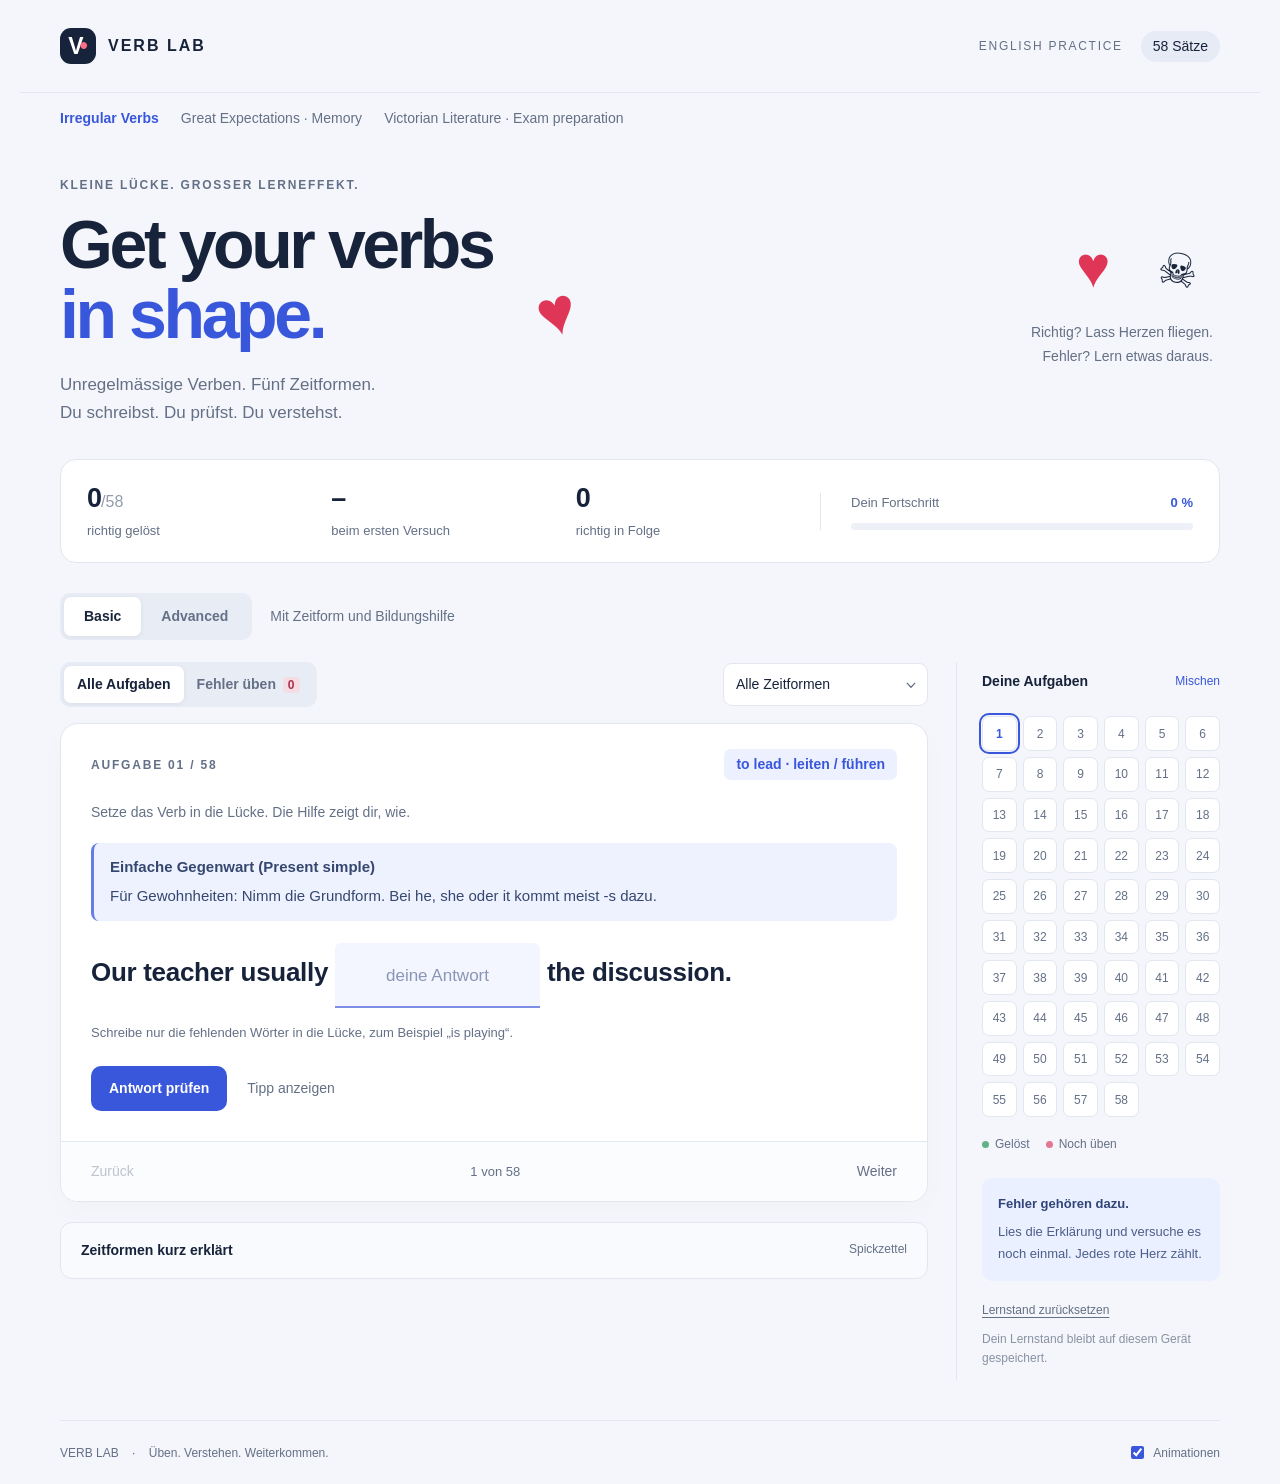
<file: index.html>
<!doctype html>
<html lang="de"><head><meta charset="utf-8"><meta name="viewport" content="width=device-width, initial-scale=1"><meta name="theme-color" content="#f4f6fb"><meta name="description" content="58 Aufgaben zu englischen unregelmässigen Verben: sofortige Korrektur, verständliche Erklärungen und gezieltes Wiederholen."><title>Verb Lab · Irregular Verbs</title><link rel="stylesheet" href="style.css?v=5"><script defer src="data.js?v=4"></script><script defer src="app.js?v=4"></script></head>
<body><header><a class="brand" href="./" aria-label="Verb Lab Startseite"><span class="logo">V<span>•</span></span>VERB LAB</a><span class="header-note">ENGLISH PRACTICE <span class="pill">58 Sätze</span></span></header><nav class="activity-nav" aria-label="Lernangebote"><a href="./" aria-current="page">Irregular Verbs</a><a href="great-expectations.html">Great Expectations · Memory</a><a href="victorian/">Victorian Literature · Exam preparation</a></nav>
<main><section class="intro"><div><p class="eyebrow">KLEINE LÜCKE. GROSSER LERNEFFEKT.</p><h1>Get your verbs<br><em>in shape.</em><span class="hero-heart" aria-hidden="true">♥</span></h1><p class="lead">Unregelmässige Verben. Fünf Zeitformen.<br>Du schreibst. Du prüfst. Du verstehst.</p></div><div class="intro-note"><span aria-hidden="true">♥ <span class="skull">☠</span></span><p>Richtig? Lass Herzen fliegen.<br>Fehler? Lern etwas daraus.</p></div></section>
<section class="stats" aria-label="Dein Lernstand"><div><strong id="solved">0<span>/58</span></strong><span>richtig gelöst</span></div><div><strong id="accuracy">–</strong><span>beim ersten Versuch</span></div><div><strong id="streak">0</strong><span>richtig in Folge</span></div><div class="progress-cell"><div><span>Dein Fortschritt</span><b id="percent">0 %</b></div><progress id="progress" max="58" value="0">0 von 58</progress></div></section>
<section class="level-bar" aria-label="Schwierigkeitsgrad"><div class="tabs"><button id="basic-level" aria-pressed="true">Basic</button><button id="advanced-level" aria-pressed="false">Advanced</button></div><p id="level-description">Mit Zeitform und Bildungshilfe</p></section><div class="workspace"><section class="exercise-area"><div class="toolbar"><div class="tabs" aria-label="Übungsmodus"><button id="all-mode" aria-pressed="true">Alle Aufgaben</button><button id="error-mode" aria-pressed="false">Fehler üben <span id="error-count">0</span></button></div><label class="sr-only" for="tense-filter">Zeitform auswählen</label><select id="tense-filter"><option value="all">Alle Zeitformen</option><option>Present simple</option><option>Present continuous</option><option>Present perfect simple</option><option>Present perfect continuous</option><option>Simple past</option></select></div>
<article class="exercise-card"><div class="card-top"><span class="eyebrow" id="question-label">AUFGABE 01 / 58</span><span class="verb-tag" id="verb">to lead · leiten / führen</span></div><div id="question-content"><p class="instruction" id="instruction">Setze das Verb in die Lücke. Die Hilfe zeigt dir, wie.</p><div id="easy-help" class="easy-help"></div><form id="answer-form" novalidate><div class="sentence" lang="en"><span id="before"></span><span class="answer-wrap"><label class="sr-only" for="answer">Deine Verbform</label><input id="answer" type="text" placeholder="deine Antwort" autocomplete="off" autocapitalize="none" spellcheck="false" aria-describedby="answer-help feedback"></span><span id="after"></span></div><p class="answer-help" id="answer-help">Schreibe nur die fehlenden Wörter in die Lücke, zum Beispiel „is playing“.</p><div id="feedback" role="status" aria-live="polite" aria-atomic="true"></div><div class="actions"><button class="primary" id="check" type="submit">Antwort prüfen <kbd>Enter</kbd></button><button class="text-button" id="hint" type="button">Tipp anzeigen</button></div></form></div><div class="card-bottom"><button id="previous" class="text-button">Zurück</button><span id="position">1 von 58</span><button id="next" class="text-button">Weiter</button></div></article>
<details class="grammar"><summary>Zeitformen kurz erklärt <span>Spickzettel</span></summary><div class="grammar-grid"><div><h3>Present simple</h3><p>Gewohnheiten und Zustände. Grundform; bei he/she/it meist -s.</p><code>She goes every day.</code></div><div><h3>Present continuous</h3><p>Was gerade passiert. am/is/are + Verb mit -ing.</p><code>They are coming now.</code></div><div><h3>Present perfect simple</h3><p>Ergebnis mit Bezug zu jetzt oder ein Zustand bis heute. have/has + 3. Verbform.</p><code>I have found my keys.</code></div><div><h3>Present perfect continuous</h3><p>Eine Tätigkeit läuft seit einer Weile. have/has been + Verb mit -ing.</p><code>It has been growing for weeks.</code></div><div><h3>Simple past</h3><p>Abgeschlossene Vergangenheit. 2. Verbform; kein have/has.</p><code>We went there yesterday.</code></div></div></details></section>
<aside><div class="map-heading"><h2>Deine Aufgaben</h2><button id="shuffle" class="text-button" aria-label="Aufgaben mischen">Mischen</button></div><div class="question-map" id="question-map" aria-label="Aufgaben auswählen"></div><div class="legend"><span><i class="dot green"></i>Gelöst</span><span><i class="dot pink"></i>Noch üben</span></div><div class="aside-note"><b>Fehler gehören dazu.</b><p>Lies die Erklärung und versuche es noch einmal. Jedes rote Herz zählt.</p></div><button class="reset" id="reset">Lernstand zurücksetzen</button><p id="storage-note" class="storage-note">Dein Lernstand bleibt auf diesem Gerät gespeichert.</p></aside></div>
<footer><span>VERB LAB <span class="footer-dot">·</span> Üben. Verstehen. Weiterkommen.</span><label class="motion-control"><input type="checkbox" id="motion" checked> Animationen</label></footer></main><div id="particles" aria-hidden="true"></div></body></html>
</file>
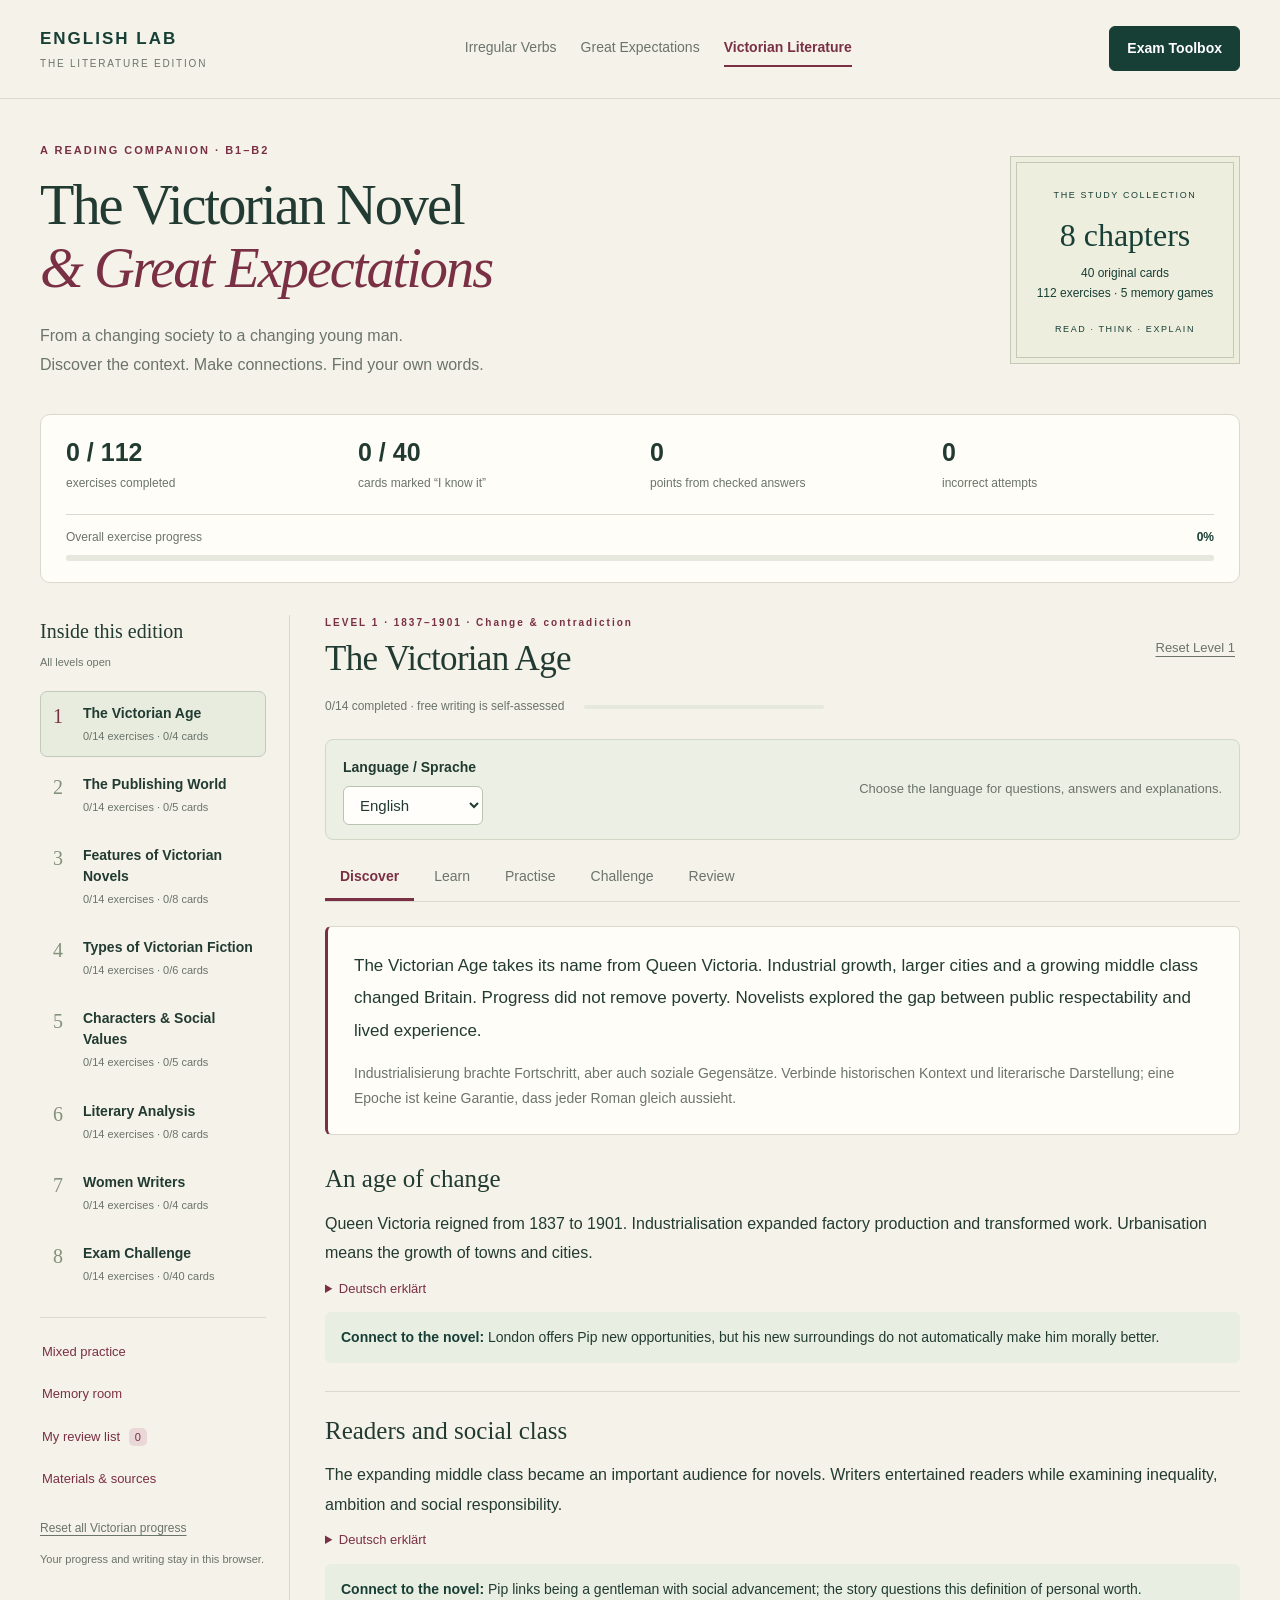
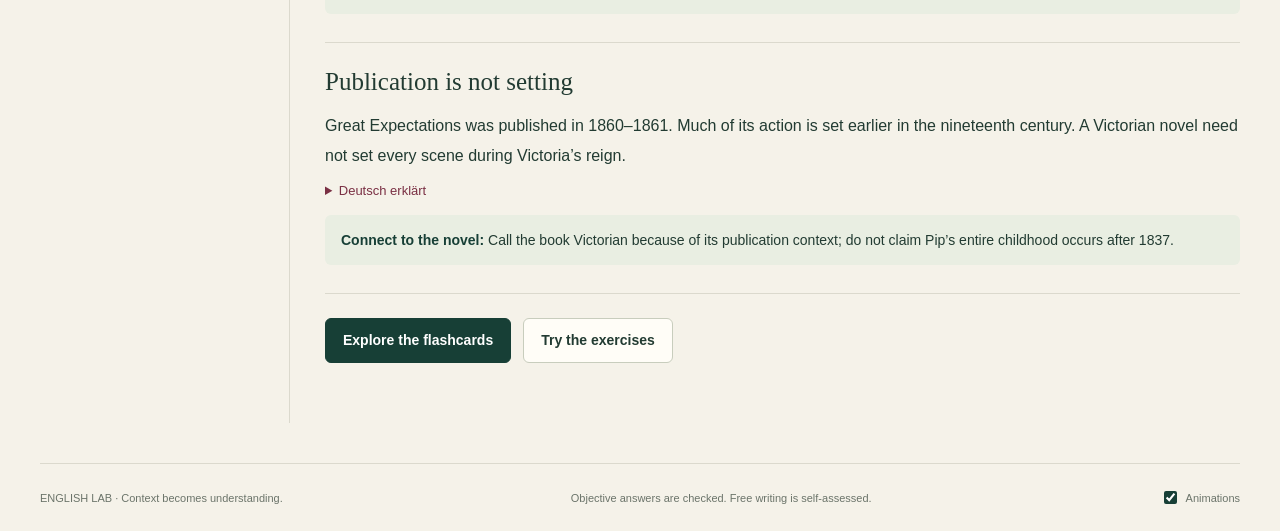
<file: victorian/index.html>
<!doctype html>
<html lang="en"><head><meta charset="utf-8"><meta name="viewport" content="width=device-width,initial-scale=1"><meta name="theme-color" content="#173f36"><meta name="description" content="Eight interactive chapters on Victorian literature and Great Expectations: 40 supplied flashcards, 112 varied exercises, five memory games and an English exam toolbox."><title>The Victorian Novel & Great Expectations · English Lab</title><link rel="stylesheet" href="style.css?v=3"><script defer src="data/content.js?v=1"></script><script defer src="data/translations-de.js?v=2"></script><script defer src="app.js?v=3"></script></head>
<body><header class="masthead"><a class="brand" href="../">ENGLISH LAB<span>THE LITERATURE EDITION</span></a><nav aria-label="Learning chapters"><a href="../">Irregular Verbs</a><a href="../great-expectations.html">Great Expectations</a><a href="./" aria-current="page">Victorian Literature</a></nav><button class="toolbox-button" data-action="toolbox" data-ui-en="Exam Toolbox" data-ui-de="Prüfungs-Toolbox">Exam Toolbox</button></header>
<main><section class="hero"><div><p class="eyebrow">A READING COMPANION · B1–B2</p><h1>The Victorian Novel<br><em>&amp; Great Expectations</em></h1><p class="lead"><span data-ui-en="From a changing society to a changing young man." data-ui-de="Von einer Gesellschaft im Wandel zu einem jungen Menschen im Wandel.">From a changing society to a changing young man.</span><br><span data-ui-en="Discover the context. Make connections. Find your own words." data-ui-de="Entdecke den Kontext. Erkenne Zusammenhänge. Finde eigene Worte.">Discover the context. Make connections. Find your own words.</span></p></div><div class="edition-stamp" aria-label="8 levels, 40 flashcards, 112 exercises"><span>THE STUDY COLLECTION</span><strong>8 chapters</strong><p>40 original cards<br>112 exercises · 5 memory games</p><span>READ · THINK · EXPLAIN</span></div></section>
<section class="dashboard" aria-label="Your learning progress"><div><strong id="total-complete">0 / 112</strong><span data-ui-en="exercises completed" data-ui-de="abgeschlossene Aufgaben">exercises completed</span></div><div><strong id="known-cards">0 / 40</strong><span data-ui-en="cards marked “I know it”" data-ui-de="als verstanden markierte Karten">cards marked “I know it”</span></div><div><strong id="points">0</strong><span data-ui-en="points from checked answers" data-ui-de="Punkte aus geprüften Antworten">points from checked answers</span></div><div><strong id="mistakes">0</strong><span data-ui-en="incorrect attempts" data-ui-de="fehlerhafte Versuche">incorrect attempts</span></div><div class="overall"><div><label for="overall-progress" data-ui-en="Overall exercise progress" data-ui-de="Gesamter Aufgabenfortschritt">Overall exercise progress</label><b id="overall-percent">0%</b></div><progress id="overall-progress" max="112" value="0">0 of 112</progress></div></section>
<div class="study-layout"><aside class="contents"><div class="contents-title"><h2 data-ui-en="Inside this edition" data-ui-de="In diesem Kapitel">Inside this edition</h2><span data-ui-en="All levels open" data-ui-de="Alle Levels frei zugänglich">All levels open</span></div><div id="level-nav"></div><div class="side-actions"><button data-action="mixed">Mixed practice</button><button data-action="memory">Memory room</button><button data-action="review-all">My review list <span id="review-count">0</span></button><button data-action="sources">Materials & sources</button></div><button class="reset-link" data-action="reset-all">Reset all Victorian progress</button><p id="storage-note">Your progress and writing stay in this browser.</p></aside>
<section class="study-main" aria-label="Current learning activity"><div class="study-heading"><div><p id="level-kicker" class="eyebrow"></p><h2 id="level-title" tabindex="-1"></h2></div><button data-action="reset-level" id="reset-level" class="quiet">Reset this level</button></div><div class="level-progress"><span id="level-progress-text"></span><progress id="level-progress" max="14" value="0">0 of 14</progress></div><section class="question-language"><div><label id="question-language-label" for="question-language">Language / Sprache</label><select id="question-language" aria-describedby="question-language-note"><option value="en">English</option><option value="de">Deutsch</option></select></div><p id="question-language-note">Choose the language for questions, answers and explanations.</p></section><nav id="stage-nav" class="stages" aria-label="Learning steps"><button data-stage="discover">Discover</button><button data-stage="learn">Learn</button><button data-stage="practise">Practise</button><button data-stage="challenge">Challenge</button><button data-stage="review">Review</button></nav><div id="content"></div><p id="notice" class="notice" role="status" aria-live="polite"></p></section></div>
<footer><span data-ui-en="ENGLISH LAB · Context becomes understanding." data-ui-de="ENGLISH LAB · Aus Kontext wird Verständnis.">ENGLISH LAB · Context becomes understanding.</span><span data-ui-en="Objective answers are checked. Free writing is self-assessed." data-ui-de="Geschlossene Antworten werden geprüft. Freie Texte kontrollierst du selbst.">Objective answers are checked. Free writing is self-assessed.</span><label><input type="checkbox" id="animations" checked> Animations</label></footer></main>
<dialog id="toolbox-dialog" aria-labelledby="toolbox-title"><div class="dialog-top"><div><p class="eyebrow">YOUR ENGLISH EXAM TOOLBOX</p><h2 id="toolbox-title">Words to build on.</h2></div><button class="secondary" data-action="close-toolbox" autofocus data-ui-en="Back to learning" data-ui-de="Zurück zum Lernen">Back to learning</button></div><p>Use these starting points, then add your own evidence and explanation.</p><div id="toolbox-content"></div></dialog>
<dialog id="sources-dialog" aria-labelledby="sources-title"><div class="dialog-top"><h2 id="sources-title">Materials &amp; sources</h2><button class="secondary" data-action="close-sources" autofocus data-ui-en="Close" data-ui-de="Schliessen">Close</button></div><div id="sources-content"></div></dialog>
<dialog id="reset-dialog" aria-labelledby="reset-title" aria-describedby="reset-description"><h2 id="reset-title">Reset progress?</h2><p id="reset-description"></p><div class="dialog-actions"><button class="secondary" data-action="cancel-reset" autofocus data-ui-en="Keep learning" data-ui-de="Weiterlernen">Keep learning</button><button class="danger" data-action="confirm-reset" data-ui-en="Reset" data-ui-de="Zurücksetzen">Reset</button></div></dialog><div id="particles" aria-hidden="true"></div><noscript><p class="noscript">Please enable JavaScript to use the flashcards and exercises.</p></noscript></body></html>
</file>
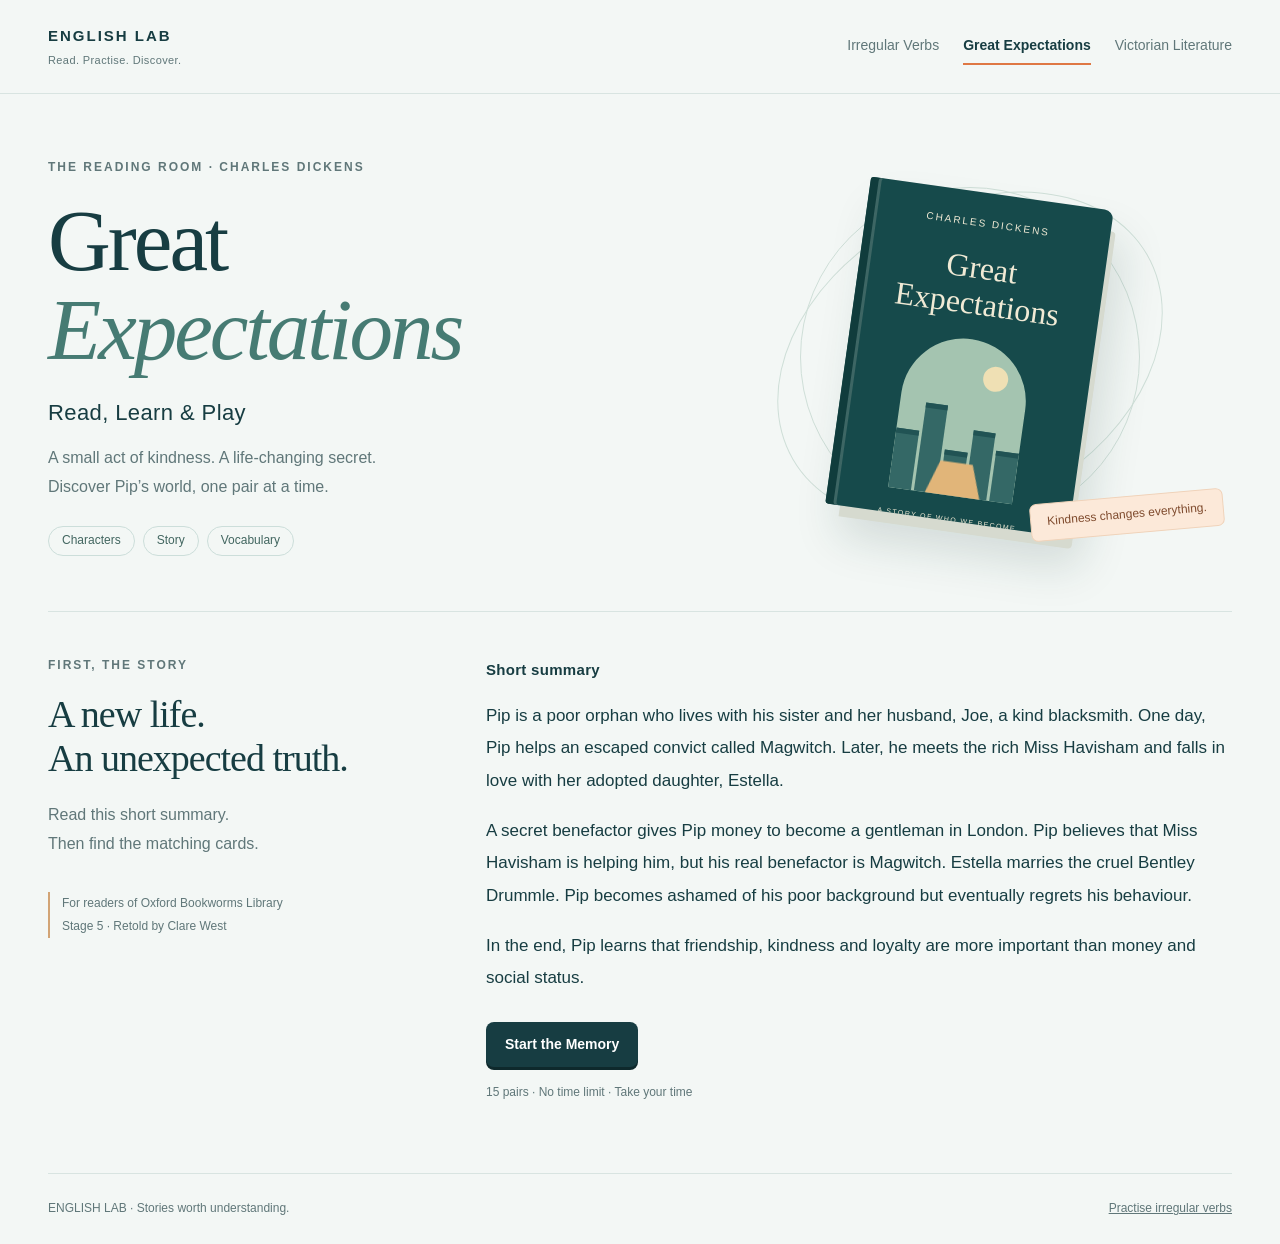
<file: great-expectations.html>
<!doctype html>
<html lang="en"><head><meta charset="utf-8"><meta name="viewport" content="width=device-width,initial-scale=1"><meta name="theme-color" content="#163f43"><meta name="description" content="Read a short summary of Great Expectations by Charles Dickens, then match characters, story events and vocabulary in an interactive memory game."><title>Great Expectations – Read, Learn & Play</title><link rel="stylesheet" href="memory.css?v=3"><script defer src="memory.js?v=1"></script><script defer src="expectations-quiz.js?v=2"></script></head>
<body><header class="site-header"><a class="wordmark" href="./">ENGLISH LAB<span>Read. Practise. Discover.</span></a><nav aria-label="Learning activities"><a href="./">Irregular Verbs</a><a href="great-expectations.html" aria-current="page">Great Expectations</a><a href="victorian/">Victorian Literature</a></nav></header>
<main><section class="hero"><div><p class="eyebrow">THE READING ROOM · CHARLES DICKENS</p><h1>Great<br><em>Expectations</em></h1><p class="subtitle">Read, Learn &amp; Play</p><p class="hero-copy">A small act of kindness. A life-changing secret.<br>Discover Pip’s world, one pair at a time.</p><div class="hero-tags"><span>Characters</span><span>Story</span><span>Vocabulary</span></div></div><div class="book-scene" aria-hidden="true"><div class="orbit orbit-one"></div><div class="orbit orbit-two"></div><div class="book"><div class="book-author">CHARLES DICKENS</div><div class="book-title">Great<br>Expectations</div><div class="book-window"><div class="moon"></div><div class="city"><i></i><i></i><i></i><i></i><i></i></div><div class="road"></div></div><span class="book-bottom">A STORY OF WHO WE BECOME</span></div><span class="floating-label">Kindness changes everything.</span></div></section>
<section class="reading-section" id="reading"><div class="section-intro"><p class="eyebrow">FIRST, THE STORY</p><h2>A new life.<br> An unexpected truth.</h2><p>Read this short summary.<br>Then find the matching cards.</p><div class="reading-meta">For readers of Oxford Bookworms Library<br>Stage 5 · Retold by Clare West</div></div><article class="summary-text" aria-labelledby="summary-heading"><h3 id="summary-heading">Short summary</h3><div id="summary-source"><p>Pip is a poor orphan who lives with his sister and her husband, Joe, a kind blacksmith. One day, Pip helps an escaped convict called Magwitch. Later, he meets the rich Miss Havisham and falls in love with her adopted daughter, Estella.</p><p>A secret benefactor gives Pip money to become a gentleman in London. Pip believes that Miss Havisham is helping him, but his real benefactor is Magwitch. Estella marries the cruel Bentley Drummle. Pip becomes ashamed of his poor background but eventually regrets his behaviour.</p><p>In the end, Pip learns that friendship, kindness and loyalty are more important than money and social status.</p></div><button id="start" class="primary">Start the Memory</button><p class="small-note">15 pairs · No time limit · Take your time</p></article></section>
<nav id="expectations-levels" class="expectations-levels" aria-label="Choose a learning level" hidden><button id="expectations-level-1" aria-pressed="true"><span>Level 1</span>Memory</button><button id="expectations-level-2" aria-pressed="false"><span>Level 2</span>Connections</button><button id="expectations-level-3" aria-pressed="false"><span>Level 3</span>Meaning &amp; evidence</button><button id="reset-all-levels" class="reset-all-levels" type="button">Reset all levels</button></nav><section id="game" class="game" hidden aria-labelledby="game-title"><div class="game-heading"><div><p class="eyebrow">NOW, MAKE THE CONNECTIONS</p><h2 id="game-title">A story in pairs.</h2></div><button id="read-again" class="secondary">Read the summary again</button></div><div class="game-bar"><div><strong id="match-count">0 / 15</strong><span>pairs found</span></div><div><strong id="move-count">0</strong><span>tries</span></div><p>Turn over two cards.<br>Match a name or phrase with its meaning.</p><button id="restart" class="quiet">Reset Level 1</button></div><div class="game-notice" role="status" aria-live="polite" aria-atomic="true"><p id="game-message">Choose your first card. There is no hurry.</p><button id="continue" class="secondary" hidden>Try another pair</button></div><div id="board" class="board" role="group" aria-label="Memory cards"></div><section id="completion" class="completion" hidden tabindex="-1"><p class="eyebrow">EVERY CONNECTION COUNTS</p><h2>You know Pip’s world!</h2><p id="result"></p><blockquote>Friendship, kindness and loyalty matter more than money and social status.</blockquote><button id="play-again" class="primary">Play again</button></section><div class="game-bottom"><label><input type="checkbox" id="memory-motion" checked> Animations</label><p>Tip: you can read the summary whenever you like.</p></div></section>
<section id="expectations-quiz" class="game quiz" aria-labelledby="quiz-title" hidden><div class="game-heading"><div><p class="eyebrow" id="quiz-subtitle"></p><h2 id="quiz-title"></h2></div><button id="quiz-summary" class="secondary">Read the summary again</button></div><p id="quiz-intro" class="quiz-intro"></p><div class="quiz-stats"><b id="quiz-position"></b><span id="quiz-score"></span></div><form id="quiz-form"><h3 id="quiz-question" tabindex="-1"></h3><div id="quiz-options"></div><div id="quiz-feedback" class="quiz-feedback" role="status" aria-live="polite" aria-atomic="true"></div><button id="quiz-check" class="primary" type="submit">Check answer</button></form><div class="quiz-navigation"><button id="quiz-previous" class="secondary" type="button">Previous</button><button id="reset-quiz-level" class="secondary" type="button">Reset this level</button><button id="quiz-next" class="secondary" type="button">Next</button></div><section id="quiz-completion" class="completion" tabindex="-1" hidden><p class="eyebrow">ANOTHER LEVEL, A DEEPER UNDERSTANDING</p><h2>Level complete!</h2><p id="quiz-completion-text"></p><button id="quiz-level-up" class="primary" type="button"></button></section></section><footer><span>ENGLISH LAB · Stories worth understanding.</span><a href="./">Practise irregular verbs</a></footer></main>
<dialog id="summary-dialog" aria-labelledby="dialog-title"><div class="dialog-heading"><h2 id="dialog-title">Short summary</h2><button id="close-summary" class="secondary">Back to the activity</button></div><p class="dialog-author">Great Expectations · Charles Dickens</p><div id="dialog-summary" class="summary-text"></div></dialog><dialog id="restart-dialog" aria-labelledby="restart-title"><h2 id="restart-title">Reset Level 1?</h2><p>Your Memory matches and tries will be cleared and the cards will be shuffled. Levels 2 and 3 will stay unchanged.</p><div class="dialog-actions"><button id="cancel-restart" class="secondary" autofocus>Keep playing</button><button id="confirm-restart" class="primary">Reset Level 1</button></div></dialog><dialog id="reset-learning-dialog" aria-labelledby="reset-learning-title" aria-describedby="reset-learning-description"><h2 id="reset-learning-title">Reset this level?</h2><p id="reset-learning-description"></p><div class="dialog-actions"><button id="cancel-learning-reset" class="secondary" type="button" autofocus>Keep learning</button><button id="confirm-learning-reset" class="primary" type="button">Reset</button></div></dialog><div id="memory-particles" aria-hidden="true"></div></body></html>
</file>
<file: style.css>
:root{--ink:#17233a;--muted:#647086;--blue:#3957db;--line:#e2e6ef;--pink:#df3557;--green:#16734e;--paper:#fff}*{box-sizing:border-box}body{margin:0;background:#f4f6fb;color:var(--ink);font-family:Inter,-apple-system,BlinkMacSystemFont,'Segoe UI',sans-serif;font-size:16px;line-height:1.5}button,input,select{font:inherit}button,select,summary{cursor:pointer}button{transition:background .15s,transform .15s}button:hover{filter:brightness(.94)}button:disabled{opacity:.4;cursor:default}button:focus-visible,a:focus-visible,summary:focus-visible,select:focus-visible{outline:3px solid #8799ff;outline-offset:4px}header{max-width:1240px;margin:auto;padding:28px 40px;display:flex;justify-content:space-between;align-items:center;border-bottom:1px solid var(--line)}.brand{display:flex;align-items:center;gap:12px;text-decoration:none;color:var(--ink);font-weight:850;letter-spacing:2px;font-size:16px}.logo{background:var(--ink);color:white;width:36px;height:36px;border-radius:11px;display:inline-flex;align-items:center;justify-content:center;font-size:23px;letter-spacing:-4px;padding-right:4px}.logo span{color:#ff6c85}.header-note{color:var(--muted);font-size:12px;letter-spacing:1.7px;display:flex;gap:18px;align-items:center}.pill{background:#e7ebf6;padding:5px 12px;border-radius:100px;color:var(--ink);letter-spacing:0;font-size:14px}main{max-width:1240px;margin:auto;padding:0 40px}.intro{display:flex;justify-content:space-between;align-items:center;padding:47px 0 32px}.eyebrow{font-size:12px;font-weight:750;letter-spacing:1.8px;color:var(--muted);margin:0 0 15px}h1{font-size:clamp(44px,5.6vw,68px);line-height:1.03;letter-spacing:-3.4px;margin:0;position:relative;display:inline-block;font-weight:850}h1 em{font-style:normal;color:var(--blue)}.hero-heart{position:absolute;right:-80px;bottom:2px;color:var(--pink);font-size:66px;transform:rotate(-15deg)}.lead{font-size:17px;color:var(--muted);margin:22px 0 0;line-height:1.65}.intro-note{text-align:right;padding-right:7px}.intro-note>span{font-family:Georgia,serif;font-size:58px;color:var(--pink);letter-spacing:16px}.intro-note .skull{color:var(--ink);font-size:45px;display:inline-block;transform:rotate(12deg)}.intro-note p{font-size:14px;line-height:1.7;color:var(--muted);margin:10px 0}.stats{display:grid;grid-template-columns:1fr 1fr 1fr 1.7fr;border:1px solid var(--line);background:#fff;border-radius:16px;padding:22px 26px;margin:0 0 30px;gap:25px;align-items:center}.stats>div{display:flex;flex-direction:column}.stats strong{font-size:27px;line-height:1.25;letter-spacing:-1px}.stats strong span{font-size:16px;color:#929bab;font-weight:500;letter-spacing:0}.stats>div>span{font-size:13px;color:var(--muted);margin-top:5px}.stats .progress-cell{gap:10px;border-left:1px solid var(--line);padding-left:30px}.progress-cell div{display:flex;justify-content:space-between;font-size:13px;color:var(--muted)}.progress-cell b{color:var(--blue)}progress{width:100%;height:7px;appearance:none;border:none;border-radius:10px;overflow:hidden;background:#edf0f7}progress::-webkit-progress-bar{background:#edf0f7}progress::-webkit-progress-value{background:var(--blue);border-radius:10px}progress::-moz-progress-bar{background:var(--blue)}.workspace{display:grid;grid-template-columns:minmax(0,1fr) 264px;gap:28px}.toolbar{display:flex;justify-content:space-between;align-items:center;gap:12px;margin-bottom:16px}.tabs{display:flex;background:#e8ecf5;border-radius:10px;padding:4px}.tabs button{border:0;background:transparent;padding:8px 13px;border-radius:7px;color:var(--muted);font-size:14px;font-weight:650;white-space:nowrap}.tabs button[aria-pressed=true]{background:#fff;color:var(--ink);box-shadow:0 1px 5px #19264a12}.tabs span{font-size:12px;padding:1px 5px;border-radius:4px;background:#f6dce3;color:#ac3150;margin-left:3px}select{appearance:none;border:1px solid var(--line);border-radius:9px;padding:10px 30px 10px 12px;color:var(--ink);font-size:14px;background:#fff url("data:image/svg+xml,%3Csvg xmlns='http://www.w3.org/2000/svg' width='12' height='8'%3E%3Cpath d='m1 1 5 5 5-5' fill='none' stroke='%23647086' stroke-width='1.5'/%3E%3C/svg%3E") right 11px center/10px no-repeat;max-width:205px}.exercise-card{border:1px solid var(--line);border-radius:18px;background:var(--paper);box-shadow:0 8px 30px #23336705;overflow:hidden}.card-top{display:flex;justify-content:space-between;align-items:center;padding:25px 30px 0}.card-top .eyebrow{margin:0}.verb-tag{font-size:14px;color:var(--blue);background:#edf0ff;border-radius:7px;padding:5px 12px;font-weight:650}#question-content{padding:22px 30px 30px;min-height:300px}.instruction{font-size:14px;color:var(--muted);margin:0 0 20px}.sentence{font-size:26px;font-weight:600;line-height:2.2;letter-spacing:-.3px}.answer-wrap{display:inline-block;position:relative;vertical-align:baseline;max-width:100%}#answer{width:205px;max-width:100%;padding:5px 7px 7px;background:#f3f5ff;color:var(--blue);border:0;border-bottom:2px solid #7c8ee6;border-radius:6px 6px 0 0;font-size:23px;text-align:center;font-weight:650;outline:none}#answer::placeholder{font-size:17px;font-weight:400;color:#8b95b5}#answer:focus{background:#e9edff;border-bottom-color:var(--blue);box-shadow:0 2px 0 var(--blue)}#answer[aria-invalid=true]{color:#a62e46;background:#fff0f3;border-color:var(--pink)}#answer.correct{background:#eaf7ef;color:var(--green);border-color:var(--green)}.answer-help{font-size:13px;color:var(--muted);margin:15px 0 24px}.actions{display:flex;align-items:center;gap:20px;flex-wrap:wrap}.primary{border:0;border-radius:10px;background:var(--blue);color:#fff;padding:12px 18px;font-size:14px;font-weight:650}kbd{font-family:inherit;font-size:11px;font-weight:400;border:1px solid #ffffff60;border-radius:4px;padding:2px 5px;margin-left:14px;color:#e5eaff}.text-button{border:none;background:transparent;color:var(--muted);font-size:14px;padding:7px 0}.card-bottom{display:flex;align-items:center;justify-content:space-between;border-top:1px solid var(--line);padding:12px 30px;background:#fbfcfe}.card-bottom span{font-size:13px;color:var(--muted)}#feedback:empty{display:none}.feedback{padding:17px 19px;border-radius:10px;margin:0 0 24px;background:#fdf0f3;border:1px solid #f4d3dc;color:#742b3b;font-size:14px;line-height:1.7}.feedback.good{background:#edf8f1;border-color:#cce8d6;color:#24573c}.feedback.tip{background:#f0f3ff;border-color:#dfe5ff;color:#35476e}.feedback h3{font-size:16px;margin:0 0 6px}.feedback p{margin:5px 0}.feedback .solution{font-size:21px;font-weight:750}.grammar{margin-top:20px;border:1px solid var(--line);border-radius:12px;background:#ffffff70}.grammar summary{list-style:none;display:flex;justify-content:space-between;padding:17px 20px;font-size:14px;font-weight:650}.grammar summary span{font-size:12px;color:var(--muted);font-weight:400}.grammar[open] summary{border-bottom:1px solid var(--line)}.grammar-grid{padding:5px 20px 20px;display:grid;grid-template-columns:1fr 1fr;gap:16px}.grammar h3{font-size:14px;margin-bottom:5px;color:var(--blue)}.grammar p{font-size:14px;color:var(--muted);margin:0 0 7px}.grammar code{font-size:13px;color:var(--ink)}aside{border-left:1px solid var(--line);padding-left:25px}.map-heading{display:flex;justify-content:space-between;align-items:center;margin:3px 0 19px}.map-heading h2{font-size:14px;margin:0}.map-heading button{font-size:12px;color:var(--blue)}.question-map{display:grid;grid-template-columns:repeat(6,1fr);gap:6px}.question-map button{aspect-ratio:1;border:1px solid var(--line);border-radius:7px;background:#fff;font-size:12px;color:var(--muted);padding:0}.question-map .active{outline:2px solid var(--blue);outline-offset:1px;color:var(--blue);font-weight:800}.question-map .done{background:#dff1e7;color:#206f4b;border-color:#cde5d7}.question-map .wrong{background:#f9e0e7;color:#ac3150;border-color:#f0cdd7}.legend{display:flex;gap:16px;margin:18px 0 25px;font-size:12px;color:var(--muted)}.legend span{display:flex;gap:6px;align-items:center}.dot{width:7px;height:7px;border-radius:50%;display:inline-block}.green{background:#61b386}.pink{background:#e47792}.aside-note{padding:16px;background:#eaf0ff;border-radius:10px;font-size:13px;color:#4d5e88}.aside-note b{color:#304478}.aside-note p{margin:7px 0 0;line-height:1.7}.reset{font-size:12px;color:var(--muted);border:0;background:none;padding:20px 0 0;text-decoration:underline;text-underline-offset:3px}.storage-note{font-size:12px;color:#8992a3;margin-top:9px;line-height:1.6}footer{border-top:1px solid var(--line);margin:40px 0 0;padding:22px 0;display:flex;justify-content:space-between;align-items:center;color:var(--muted);font-size:12px}.footer-dot{padding:0 10px}.motion-control{display:flex;align-items:center;gap:6px;cursor:pointer}.motion-control input{accent-color:var(--blue)}.sr-only{position:absolute;width:1px;height:1px;padding:0;margin:-1px;overflow:hidden;clip:rect(0,0,0,0);white-space:nowrap;border:0}#particles{position:fixed;inset:0;pointer-events:none;z-index:100;overflow:hidden}.particle{position:absolute;color:#ed244d;font-size:28px;line-height:1;animation:fly 1.25s ease-out forwards;font-family:Arial,sans-serif;text-shadow:0 3px 8px #e9394e22}.particle.skull{color:#25314a;text-shadow:none}@keyframes fly{0%{opacity:0;transform:translate(-50%,-50%) scale(.4) rotate(0)}15%{opacity:1}100%{opacity:0;transform:translate(calc(-50% + var(--dx)),calc(-50% + var(--dy))) scale(var(--scale)) rotate(var(--rotation))}}.empty{text-align:center;padding:30px 0;color:var(--muted)}.empty h2{color:var(--ink)}@media(min-width:1300px){.sentence{font-size:28px}}@media(max-width:1000px){.workspace{grid-template-columns:minmax(0,1fr) 212px;gap:20px}aside{padding-left:18px}.toolbar{flex-wrap:wrap}.sentence{font-size:24px}.card-top{padding:22px 24px 0}#question-content{padding:22px 24px 28px}.question-map{grid-template-columns:repeat(5,1fr)}}@media(max-width:760px){header{padding:20px}.header-note{font-size:10px;gap:10px}main{padding:0 20px}.intro{padding:32px 0 26px}.intro-note{display:none}h1{font-size:52px;letter-spacing:-2.8px}.hero-heart{right:-63px;font-size:50px}.eyebrow{font-size:10px}.lead{font-size:16px}.stats{grid-template-columns:repeat(3,1fr);padding:18px;gap:18px 10px}.stats .progress-cell{grid-column:1/-1;border-left:0;padding-left:0;border-top:1px solid var(--line);padding-top:14px}.stats>div>span{font-size:11px}.stats strong{font-size:25px}.workspace{grid-template-columns:1fr}.toolbar{gap:12px}.tabs button{padding:8px 10px}select{font-size:13px;max-width:100%;flex:1;min-width:140px}.sentence{font-size:23px;line-height:2.3}#answer{font-size:21px;width:195px}aside{border:0;padding:12px 0}.question-map{grid-template-columns:repeat(10,1fr)}.aside-note{margin-top:20px}.grammar-grid{grid-template-columns:1fr}.map-heading{margin-bottom:12px}.legend{margin-bottom:16px}footer{margin-top:24px;align-items:flex-start;gap:15px}footer>span{max-width:210px}.card-top{padding:20px 20px 0}#question-content{padding:20px}.card-bottom{padding:10px 20px}}@media(max-width:390px){.header-note{font-size:0}.header-note .pill{font-size:12px}.question-map{grid-template-columns:repeat(8,1fr)}.actions{gap:10px}kbd{display:none}h1{font-size:46px}}@media(prefers-reduced-motion:reduce){*{scroll-behavior:auto!important}.particle{animation:none;display:none}button{transition:none}}

.card-top{gap:12px;flex-wrap:wrap}.verb-tag{white-space:normal;overflow-wrap:anywhere}

.easy-help{background:#eef2ff;border-left:3px solid #667ee2;border-radius:8px;padding:13px 16px;margin:0 0 22px;font-size:15px;color:#35476e}.easy-help b{font-size:15px}.easy-help p{margin:5px 0 0;line-height:1.6}

[hidden]{display:none!important}.level-bar{display:flex;align-items:center;gap:18px;margin:0 0 22px}.level-bar p{font-size:14px;color:var(--muted);margin:0}.level-bar .tabs button{padding:9px 20px}@media(max-width:600px){.level-bar{align-items:flex-start;flex-direction:column;gap:8px}}

.activity-nav{max-width:1240px;margin:0 auto;display:flex;gap:22px;padding:15px 40px 0;font-size:14px;flex-wrap:wrap}.activity-nav a{color:var(--muted);text-decoration:none}.activity-nav a[aria-current]{color:var(--blue);font-weight:700}.activity-nav a:hover{text-decoration:underline}@media(max-width:760px){.activity-nav{padding:15px 20px 0;gap:12px;font-size:13px}}
</file>
<file: victorian/style.css>
:root{--ink:#223b32;--green:#173f36;--wine:#7a3044;--muted:#6b746a;--paper:#fffdf7;--ground:#f5f2e9;--line:#dbd9cd;--gold:#b68a52;--good:#2b6c4e;--bad:#9c3e50}*{box-sizing:border-box}body{margin:0;background:var(--ground);color:var(--ink);font:16px/1.65 -apple-system,BlinkMacSystemFont,'Segoe UI',sans-serif}button,input,select,textarea{font:inherit}button,summary{cursor:pointer}button{transition:background .15s,transform .15s}button:disabled{cursor:default;opacity:.5}button:hover:not(:disabled){filter:brightness(.96)}a{color:var(--wine)}button:focus-visible,a:focus-visible,summary:focus-visible{outline:3px solid #bf8b51;outline-offset:4px}input:focus,textarea:focus,select:focus{outline:2px solid #719b84;outline-offset:2px}[hidden]{display:none!important}.masthead{max-width:1440px;padding:25px 40px;margin:auto;display:flex;align-items:center;justify-content:space-between;gap:22px;border-bottom:1px solid var(--line)}.brand{text-decoration:none;color:var(--green);font-weight:850;font-size:17px;letter-spacing:2px}.brand span{display:block;font-size:10px;font-weight:500;letter-spacing:1.8px;margin-top:3px;color:var(--muted)}.masthead nav{display:flex;gap:24px;flex-wrap:wrap;font-size:13px}.masthead nav a{color:var(--muted);text-decoration:none;padding:6px 0}.masthead nav a[aria-current]{color:var(--wine);border-bottom:2px solid var(--wine);font-weight:650}.toolbox-button,.primary,.secondary,.danger{border-radius:6px;padding:11px 17px;font-size:14px;font-weight:650;line-height:1.5}.toolbox-button,.primary{background:var(--green);color:#fff;border:1px solid var(--green)}.toolbox-button{white-space:nowrap}.secondary{background:var(--paper);border:1px solid #c8cdbd;color:var(--ink)}.danger{background:var(--wine);border:1px solid var(--wine);color:white}.quiet{background:none;border:0;color:var(--muted);font-size:13px;padding:5px;text-decoration:underline;text-underline-offset:4px}main{max-width:1440px;padding:0 40px;margin:auto}.hero{display:flex;justify-content:space-between;align-items:center;gap:35px;padding:42px 0 35px}.eyebrow{font-size:11px;letter-spacing:2px;font-weight:750;margin:0 0 15px;color:var(--wine)}h1,h2,h3{font-family:Georgia,'Times New Roman',serif;font-weight:400}h1{font-size:clamp(42px,4.4vw,64px);letter-spacing:-2px;line-height:1.12;margin:0}h1 em{color:var(--wine);font-weight:400}.lead{color:var(--muted);font-size:16px;line-height:1.8;margin:22px 0 0}.edition-stamp{width:230px;flex-shrink:0;text-align:center;border:1px solid #c3c8b7;outline:1px solid #c3c8b7;outline-offset:-7px;padding:23px 15px;color:var(--green);background:#eeeede}.edition-stamp>span{font-size:9px;letter-spacing:1.6px}.edition-stamp strong{font-family:Georgia,serif;display:block;font-size:32px;font-weight:400;line-height:1.2;margin:10px 0}.edition-stamp p{font-size:12px;margin:10px 0}.dashboard{display:grid;grid-template-columns:repeat(4,1fr);gap:20px;background:var(--paper);border:1px solid var(--line);padding:21px 25px;border-radius:10px;margin-bottom:32px}.dashboard>div{display:flex;flex-direction:column}.dashboard strong{font-size:25px;line-height:1.3}.dashboard span{font-size:12px;color:var(--muted);margin-top:5px}.dashboard .overall{grid-column:1/-1;border-top:1px solid var(--line);padding-top:13px;gap:7px}.overall>div{display:flex;justify-content:space-between;font-size:12px;color:var(--muted)}.overall b{color:var(--green)}progress{appearance:none;width:100%;height:6px;border:0;border-radius:20px;overflow:hidden;background:#e6e7dd}progress::-webkit-progress-bar{background:#e6e7dd}progress::-webkit-progress-value{background:#51755d}progress::-moz-progress-bar{background:#51755d}.study-layout{display:grid;grid-template-columns:250px minmax(0,1fr);gap:35px}.contents{border-right:1px solid var(--line);padding-right:23px}.contents-title{margin-bottom:17px}.contents-title h2{font-size:20px;margin:0}.contents-title>span{font-size:11px;color:var(--muted)}#level-nav{display:flex;flex-direction:column;gap:5px}.level-button{border:1px solid transparent;background:transparent;border-radius:7px;padding:11px 12px;color:var(--ink);text-align:left;display:flex;gap:10px;align-items:start}.level-button .number{font-family:Georgia,serif;font-size:20px;color:#83927c;min-width:20px;line-height:1.3}.level-button .name{font-size:13px;line-height:1.5;font-weight:600;display:block}.level-button small{display:block;font-size:11px;color:var(--muted);font-weight:400;margin-top:3px}.level-button[aria-current]{border-color:#c1cbb9;background:#e7ecdf}.level-button[aria-current] .number{color:var(--wine)}.side-actions{border-top:1px solid var(--line);margin:20px 0 0;padding-top:16px;display:flex;flex-direction:column;gap:7px}.side-actions button{border:0;background:none;text-align:left;padding:7px 2px;color:var(--wine);font-size:13px}.side-actions span{display:inline-block;background:#ead8d8;padding:0 6px;border-radius:5px;font-size:11px;margin-left:5px}.reset-link{border:0;background:none;color:var(--muted);text-decoration:underline;text-underline-offset:3px;font-size:12px;padding:22px 0 0}#storage-note{font-size:11px;color:var(--muted);line-height:1.7;margin:10px 0}.study-heading{display:flex;justify-content:space-between;align-items:center;gap:15px}.study-heading .eyebrow{margin:0 0 6px;font-size:10px}.study-heading h2{font-size:35px;letter-spacing:-.7px;margin:0;line-height:1.25;outline:none}.level-progress{display:flex;align-items:center;gap:20px;margin:16px 0 22px;color:var(--muted);font-size:12px}.level-progress span{flex-shrink:0}.level-progress progress{max-width:240px;height:4px}.stages{display:flex;gap:5px;padding-bottom:0;border-bottom:1px solid var(--line);margin-bottom:24px;overflow-x:auto}.stages button{border:0;border-bottom:3px solid transparent;background:none;color:var(--muted);font-size:14px;padding:10px 15px;white-space:nowrap}.stages button[aria-current]{border-color:var(--wine);color:var(--wine);font-weight:700}#content{min-height:390px}.intro-box{border:1px solid var(--line);border-left:3px solid var(--wine);border-radius:6px;background:var(--paper);padding:23px 26px;margin-bottom:23px}.intro-box p{font-size:17px;line-height:1.9;margin:0}.german{font-size:14px!important;color:var(--muted);line-height:1.8!important;margin-top:14px!important}.lesson-sections{display:grid;gap:18px}.lesson-section{padding:0 0 18px;border-bottom:1px solid var(--line)}.lesson-section h3{font-size:25px;margin:0 0 9px}.lesson-section p{margin:0 0 10px;font-size:16px;line-height:1.85}.lesson-section details summary{font-size:13px;color:var(--wine)}.example{background:#e9eee2;border-radius:6px;padding:13px 16px;font-size:14px!important;line-height:1.75!important;margin-top:13px!important}.example b{color:var(--green)}.flow-actions{display:flex;gap:12px;flex-wrap:wrap;margin:24px 0 10px}.activity-top{display:flex;justify-content:space-between;align-items:center;gap:15px;margin-bottom:16px;font-size:13px;color:var(--muted);flex-wrap:wrap}.activity-top p{margin:0}.card{background:var(--paper);border:1px solid var(--line);border-radius:11px;padding:27px;box-shadow:0 4px 20px #28332505}.card h3{font-size:28px;line-height:1.4;margin:7px 0 22px}.card-label{color:var(--wine);font-size:10px;letter-spacing:1.7px;text-transform:uppercase;font-weight:750}.flash-front{min-height:85px}.flash-back{border-top:1px solid var(--line);margin-top:18px;padding-top:18px}.flash-back p{font-size:18px;line-height:1.9;margin:0 0 18px}.flash-actions{display:flex;gap:10px;align-items:center;flex-wrap:wrap;margin-top:22px}.flash-status{font-size:12px;color:var(--muted);margin-top:16px}.card-navigation{display:flex;justify-content:space-between;gap:12px;margin-top:17px}.counter{font-size:12px;color:var(--muted);align-self:center}.activity-help{font-size:13px;color:var(--muted);line-height:1.7}.activity-help strong{color:var(--wine)}fieldset{border:0;padding:0;margin:0 0 22px}legend{font-size:13px;font-weight:650;color:var(--muted);margin-bottom:10px}.option{display:flex;align-items:flex-start;gap:12px;border:1px solid var(--line);border-radius:7px;padding:12px 15px;margin-bottom:9px;font-size:16px;line-height:1.65;cursor:pointer}.option:hover{background:#eff1e7}.option:has(input:checked){background:#e8eedf;border-color:#7e9979}.option input{flex-shrink:0;width:17px;height:17px;margin:5px 0 0;accent-color:var(--green)}.option:has(input:disabled){cursor:default}.gap-sentence{font-size:21px;line-height:2.6;font-family:Georgia,serif}.gap-sentence input{width:190px;max-width:100%;font:17px -apple-system,BlinkMacSystemFont,'Segoe UI',sans-serif;vertical-align:baseline;text-align:center;border:0;border-bottom:2px solid #8f9f84;border-radius:5px 5px 0 0;background:#eef0e7;padding:8px;color:var(--green)}.field{display:block;font-size:13px;color:var(--muted);margin:15px 0 0}.field textarea,textarea.answer{display:block;width:100%;resize:vertical;min-height:130px;background:#fffefb;border:1px solid #bdc7b6;border-radius:7px;color:var(--ink);padding:13px 15px;font-size:16px;line-height:1.7;margin:9px 0 12px}.field textarea{min-height:75px}select{font-size:15px;line-height:1.6;max-width:100%;border:1px solid #b8c4b0;background:#fffefb;color:var(--ink);border-radius:6px;padding:9px 12px;appearance:auto}.match-row{display:grid;grid-template-columns:.8fr 1.5fr;gap:17px;align-items:center;padding:12px 0;border-bottom:1px solid var(--line)}.match-row label{font-size:15px;font-weight:600}.feedback:empty{display:none}.feedback{padding:17px 20px;background:#eef0e7;border:1px solid #d5dacb;border-radius:8px;margin:20px 0;font-size:14px;line-height:1.8}.feedback h4{font-size:16px;margin:0 0 7px}.feedback p{margin:7px 0}.feedback.good{background:#e7f2e5;border-color:#c4d7bd;color:#28543c}.feedback.wrong{background:#f7e9e9;border-color:#e6c4ca;color:#783447}.feedback ol{padding-left:20px}.self-note{color:var(--wine);font-size:13px;border-left:2px solid #a16874;padding-left:12px;margin-bottom:20px}.word-count{font-size:12px;color:var(--muted);text-align:right}.model{border-top:1px solid var(--line);padding-top:20px;margin-top:24px}.model>h4{font-family:Georgia,serif;font-size:23px;font-weight:400;margin:0 0 12px}.model>p{font-size:16px;line-height:1.9}.checklist{margin-top:20px}.checklist label{display:flex;gap:10px;font-size:14px;margin:10px 0;line-height:1.6}.checklist input{margin-top:5px;accent-color:var(--green);flex-shrink:0}.sentence-answer{min-height:90px;background:#edf0e6;border:1px dashed #a8b697;border-radius:7px;padding:15px;display:flex;align-content:flex-start;gap:7px;flex-wrap:wrap;margin:0 0 16px}.sentence-answer .placeholder{font-size:14px;color:var(--muted)}.chunk{border:1px solid #c1c9b6;background:#fffef7;color:var(--ink);padding:8px 12px;font-size:15px;border-radius:6px}.chunk.selected{background:#dce6d2}.chunk-pool{display:flex;flex-wrap:wrap;gap:8px;margin-bottom:15px}.question-dots{display:flex;gap:5px;flex-wrap:wrap;margin:20px 0}.question-dots button{min-width:29px;height:29px;background:var(--paper);border:1px solid var(--line);border-radius:5px;font-size:11px;color:var(--muted)}.question-dots button.done{background:#dfead8;color:var(--green)}.question-dots button.retry{background:#f0dfe1;color:var(--wine)}.question-dots button[aria-current]{outline:2px solid var(--green);outline-offset:1px}.empty{text-align:center;padding:38px 25px;background:var(--paper);border:1px solid var(--line);border-radius:10px}.empty h3{font-size:29px;margin:0 0 13px}.empty p{font-size:15px;color:var(--muted)}.review-switch{display:flex;gap:10px;flex-wrap:wrap;margin-bottom:18px}.review-switch button[aria-pressed=true]{background:var(--green);color:white}.memory-tools{display:flex;gap:15px;justify-content:space-between;align-items:center;flex-wrap:wrap;margin-bottom:20px}.memory-tools label{font-size:13px;color:var(--muted)}.memory-tools select{display:block;margin-top:5px}.memory-meta{font-size:13px;color:var(--muted);margin-bottom:15px}.memory-message{min-height:55px;font-size:14px;color:var(--muted);margin-bottom:15px}.memory-message .secondary{margin-top:10px}.memory-board{display:grid;grid-template-columns:repeat(4,minmax(0,1fr));gap:11px}.memory-card{min-height:140px;padding:14px 10px;border:1px solid #244c3f;border-radius:8px;background:var(--green);color:#e7ead9;font:15px/1.6 -apple-system,BlinkMacSystemFont,'Segoe UI',sans-serif;overflow-wrap:anywhere}.memory-card .ornament{font:30px Georgia,serif;opacity:.7}.memory-card.open{background:var(--paper);color:var(--ink);border-color:#9eb18e}.memory-card.found{background:#dde9d2;color:#315633;border-color:#bdcdaf;opacity:1}.memory-card.wrong{background:#f2e0e3;color:var(--wine);border-color:#d5a6b3}.notice{font-size:13px;color:var(--wine);margin:20px 0;min-height:20px}dialog{color:var(--ink);background:var(--paper);border:1px solid #bbc4af;border-radius:12px;width:calc(100% - 32px);max-width:850px;max-height:88vh;overflow-y:auto;padding:28px;box-shadow:0 25px 100px #15342740}dialog::backdrop{background:#152e25b0;backdrop-filter:blur(3px)}dialog h2{font-size:34px;margin:0}.dialog-top{display:flex;align-items:start;justify-content:space-between;gap:20px;margin-bottom:20px}.dialog-top .eyebrow{margin-bottom:8px}.dialog-actions{display:flex;justify-content:flex-end;gap:15px;margin-top:24px}.phrase{padding:16px 0;border-bottom:1px solid var(--line)}.phrase p{margin:0}.phrase .german{margin-top:7px!important}.toolbox-model{padding:24px;background:#ecf0e2;border-radius:8px;margin-top:25px}.toolbox-model h3{font-size:26px;line-height:1.3;margin:0 0 15px}.toolbox-model p{line-height:1.9}.source-item{padding:15px 0;border-bottom:1px solid var(--line)}.source-item p{font-size:14px;color:var(--muted);margin:8px 0}.source-item b{font-size:15px}footer{display:flex;align-items:center;justify-content:space-between;gap:18px;flex-wrap:wrap;border-top:1px solid var(--line);padding:24px 0;margin-top:40px;font-size:11px;color:var(--muted)}footer label{display:flex;gap:6px;align-items:center}footer input{accent-color:var(--green)}.noscript{padding:25px}#particles{position:fixed;inset:0;overflow:hidden;pointer-events:none;z-index:20}.particle{position:absolute;color:#dc3550;font:28px Arial,sans-serif;animation:fly 1.2s ease-out forwards}.particle.skull{color:#314b3d}@keyframes fly{0%{opacity:0;transform:translate(-50%,-50%) scale(.5)}15%{opacity:1}100%{opacity:0;transform:translate(calc(-50% + var(--dx)),calc(-50% + var(--dy))) rotate(var(--r))}}.sr-only{position:absolute;width:1px;height:1px;padding:0;margin:-1px;overflow:hidden;clip:rect(0,0,0,0);white-space:nowrap;border:0}@media(max-width:1150px){.masthead{padding:22px 25px;flex-wrap:wrap}main{padding:0 25px}.masthead nav{gap:18px}.study-layout{grid-template-columns:210px minmax(0,1fr);gap:24px}.contents{padding-right:17px}.edition-stamp{width:195px}.card{padding:23px}.stages button{padding:10px 11px}}@media(max-width:820px){.hero{padding:30px 0}.edition-stamp{display:none}h1{font-size:46px}.study-layout{grid-template-columns:1fr;gap:25px}.contents{border-right:0;padding-right:0}.contents-title{display:flex;justify-content:space-between;align-items:center;margin-bottom:12px}#level-nav{display:grid;grid-template-columns:repeat(4,minmax(0,1fr));gap:6px}.level-button{border-color:var(--line);background:#fffaf2;padding:10px;gap:6px}.level-button .number{font-size:17px;min-width:13px}.level-button .name{font-size:11px}.level-button small{font-size:9px}.side-actions{flex-direction:row;flex-wrap:wrap;gap:9px 18px;margin-top:15px;padding-top:12px}.side-actions button{font-size:12px}.reset-link{padding-top:12px;font-size:11px}#storage-note{display:inline;margin-left:15px;font-size:10px}.dashboard{gap:18px 12px;padding:18px;margin-bottom:25px}.dashboard strong{font-size:22px}.dashboard span{font-size:10px}.study-heading h2{font-size:31px}.memory-board{grid-template-columns:repeat(4,minmax(0,1fr))}}@media(max-width:560px){.masthead{gap:13px;padding:18px}.masthead .brand{font-size:14px}.brand span{font-size:8px}.toolbox-button{padding:8px 10px;font-size:12px}.masthead nav{order:3;width:100%;font-size:11px;gap:14px}main{padding:0 18px}h1{font-size:38px;letter-spacing:-1.5px}.eyebrow{font-size:9px}.lead{font-size:14px;margin-top:17px}.dashboard{grid-template-columns:repeat(2,1fr);gap:14px}.dashboard strong{font-size:23px}.dashboard span{font-size:10px}#level-nav{grid-template-columns:repeat(2,minmax(0,1fr))}.level-button .name{font-size:12px}.level-button small{font-size:10px}.contents-title h2{font-size:19px}.study-heading{align-items:start}.study-heading h2{font-size:28px}.study-heading .quiet{font-size:11px;flex-shrink:0}.level-progress{font-size:11px;gap:12px}.level-progress span{flex-shrink:1}.stages{gap:0}.stages button{font-size:12px;padding:9px 10px}.card{padding:20px}.card h3{font-size:25px}.intro-box{padding:18px}.intro-box p{font-size:16px}.german{font-size:13px!important}.lesson-section h3{font-size:23px}.lesson-section p{font-size:15px}.flash-back p{font-size:16px}.option{font-size:15px;padding:11px}.match-row{grid-template-columns:1fr;gap:7px}.match-row select{width:100%;font-size:14px}.memory-board{grid-template-columns:repeat(3,minmax(0,1fr));gap:8px}.memory-card{min-height:140px;font-size:13px;padding:10px 8px}.dialog-top{flex-direction:column}.dialog-top h2{font-size:29px}.dialog-actions{gap:10px}.dialog-actions button{font-size:12px}.gap-sentence{font-size:20px}.sentence-answer{padding:12px}.chunk{font-size:13px}footer{font-size:10px;gap:10px}}@media(max-width:360px){.memory-board{grid-template-columns:repeat(2,minmax(0,1fr))}h1{font-size:33px}}@media(prefers-reduced-motion:reduce){button{transition:none}.particle{display:none;animation:none}}
/* Keep the chapter navigation readable on narrow screens. */
.level-button .name{font-size:14px}.masthead nav{font-size:14px}.stages button{font-size:14px}
@media(max-width:820px){#level-nav{grid-template-columns:repeat(2,minmax(0,1fr))}.level-button .name{font-size:14px}.level-button small{font-size:11px}.level-button .number{font-size:19px}.side-actions button{font-size:14px}}
@media(max-width:560px){.masthead nav{font-size:14px;gap:8px 16px}.stages button{font-size:14px}.level-button .name{font-size:14px}}
.study-layout>*,.study-heading>div,.level-button>span:last-child{min-width:0}.level-progress progress{min-width:0;flex:1}.level-button .name{overflow-wrap:anywhere}

.question-language{display:flex;align-items:center;gap:20px;justify-content:space-between;background:#ecefe4;border:1px solid #d1d8c5;border-radius:8px;padding:14px 17px;margin:0 0 15px}.question-language label{font-size:14px;font-weight:650;flex-shrink:0}.question-language select{display:block;min-width:140px;margin-top:6px}.question-language p{font-size:13px;color:var(--muted);margin:0;max-width:480px;line-height:1.7}@media(max-width:560px){.question-language{align-items:flex-start;flex-direction:column;gap:10px}.question-language select{min-width:160px}}
</file>
<file: memory.css>
:root{--ink:#173d42;--muted:#607779;--accent:#df7844;--paper:#fff;--line:#d8e4e1;--green:#26745b}*{box-sizing:border-box}body{margin:0;color:var(--ink);background:#f3f7f5;font:16px/1.65 -apple-system,BlinkMacSystemFont,'Segoe UI',sans-serif}button,a,input{-webkit-tap-highlight-color:transparent}button,input{font:inherit}button{cursor:pointer}a{color:inherit}button:focus-visible,a:focus-visible,input:focus-visible{outline:3px solid #dc7a43;outline-offset:5px}[hidden]{display:none!important}.site-header{max-width:1280px;margin:auto;display:flex;align-items:center;justify-content:space-between;padding:24px 48px;border-bottom:1px solid var(--line);gap:20px}.wordmark{text-decoration:none;font-size:15px;letter-spacing:2px;font-weight:850}.wordmark span{display:block;font-size:11px;letter-spacing:.4px;font-weight:400;color:var(--muted);margin-top:2px}nav{display:flex;gap:24px;font-size:14px}nav a{text-decoration:none;color:var(--muted);padding:6px 0}nav a[aria-current]{color:var(--ink);border-bottom:2px solid var(--accent);font-weight:700}main{max-width:1280px;padding:0 48px;margin:auto}.hero{display:grid;grid-template-columns:1.2fr 1fr;gap:30px;padding:64px 0 55px;align-items:center}.eyebrow{font-size:12px;letter-spacing:2px;font-weight:750;color:var(--muted);margin:0 0 18px}h1,h2,.book-title{font-family:Georgia,'Times New Roman',serif;font-weight:400}h1{font-size:clamp(58px,6.8vw,87px);line-height:1.03;letter-spacing:-3px;margin:0}h1 em{font-weight:400;color:#467b73}.subtitle{font-size:22px;font-weight:500;letter-spacing:.4px;margin:20px 0 13px}.hero-copy{color:var(--muted);font-size:16px;line-height:1.8;margin:0}.hero-tags{display:flex;gap:8px;margin:24px 0 0}.hero-tags span{border:1px solid #ccdeda;border-radius:30px;padding:4px 13px;font-size:12px;color:#426660}.book-scene{position:relative;display:flex;align-items:center;justify-content:center;min-height:365px;isolation:isolate}.book{position:relative;width:245px;height:330px;transform:rotate(8deg);background:#164a4b;color:#f0ead5;padding:23px 23px 15px;border-radius:3px 9px 9px 3px;box-shadow:inset 8px 0 0 #103c3c,inset 11px 0 0 #3d6664,10px 16px 0 -5px #d6dacf,15px 30px 45px #153b3825;overflow:hidden}.book-author{font-size:10px;letter-spacing:2px;text-align:center}.book-title{font-size:32px;line-height:1.15;text-align:center;margin:17px 0}.book-window{height:158px;width:125px;margin:0 auto;background:#a4c4b0;border-radius:80px 80px 0 0;position:relative;overflow:hidden}.moon{position:absolute;right:21px;top:24px;width:25px;height:25px;border-radius:50%;background:#efe0b4}.city{position:absolute;bottom:0;left:0;right:0;height:75px;display:flex;align-items:end;gap:3px}.city i{display:block;background:#346866;width:30px;height:60px;border-top:5px solid #215354}.city i:nth-child(2){height:89px}.city i:nth-child(3){height:45px}.city i:nth-child(4){height:68px}.city i:nth-child(5){height:51px}.road{position:absolute;background:#e1b579;width:45px;height:80px;bottom:-25px;left:42px;transform:perspective(80px) rotateX(50deg)}.book-bottom{display:block;text-align:center;font-size:7px;letter-spacing:1.4px;margin-top:18px}.orbit{position:absolute;z-index:-1;border:1px solid #cfdfd8;border-radius:50%;width:340px;height:340px}.orbit-two{width:410px;height:300px;transform:rotate(-30deg)}.floating-label{position:absolute;bottom:5px;right:8px;background:#fce9d9;border:1px solid #f0d3ba;border-radius:7px;padding:8px 16px;font-size:12px;transform:rotate(-5deg);color:#7f4b2e}.reading-section{border-top:1px solid var(--line);display:grid;grid-template-columns:.8fr 1.6fr;gap:65px;padding:44px 0 55px}.section-intro h2,.game h2{font-size:38px;line-height:1.15;letter-spacing:-1px;margin:0 0 20px}.section-intro>p:not(.eyebrow){color:var(--muted);line-height:1.8}.reading-meta{margin-top:34px;font-size:12px;color:var(--muted);padding-left:12px;border-left:2px solid #d2a475;line-height:1.9}.summary-text{font-size:17px;line-height:1.9}.summary-text h3{font-size:15px;letter-spacing:.3px;margin:0 0 16px}.summary-text p{margin:0 0 18px}.primary,.secondary{border:0;border-radius:8px;padding:12px 19px;font-size:14px;font-weight:650;line-height:1.5}.primary{background:var(--ink);color:white;box-shadow:0 3px 0 #0e292c}.primary:hover{background:#28585b}.secondary{border:1px solid #bdcfca;background:#fff;color:var(--ink)}.secondary:hover{background:#e9f1ed}.summary-text .primary{margin-top:10px}.small-note{font-size:12px;color:var(--muted);margin:14px 0!important}.game{border-top:1px solid var(--line);padding:40px 0;scroll-margin-top:20px}.game-heading{display:flex;justify-content:space-between;align-items:center;gap:24px;margin-bottom:24px}.game h2{margin:0}.game-heading .eyebrow{margin-bottom:10px}.game-bar{display:flex;gap:35px;align-items:center;background:#fff;border:1px solid var(--line);padding:18px 24px;border-radius:12px}.game-bar>div{display:flex;flex-direction:column;min-width:90px}.game-bar strong{font-size:26px;line-height:1.3;font-weight:700}.game-bar span{font-size:12px;color:var(--muted)}.game-bar p{color:var(--muted);font-size:14px;line-height:1.5;margin:0}.quiet{border:0;background:none;color:var(--muted);text-decoration:underline;text-underline-offset:4px;font-size:13px;padding:8px;margin-left:auto}.game-notice{display:flex;align-items:center;justify-content:space-between;gap:15px;min-height:77px;padding:13px 0}.game-notice p{margin:0;font-size:14px;color:var(--muted)}.game-notice[data-state=good] p{color:var(--green);font-weight:650}.game-notice[data-state=wrong] p{color:#9b3a50}.board{display:grid;grid-template-columns:repeat(6,minmax(0,1fr));gap:12px}.memory-card{position:relative;min-height:140px;border:1px solid #1b5555;border-radius:10px;background:#1d5051;color:#fff;display:flex;align-items:center;justify-content:center;padding:15px;line-height:1.5;text-align:center;font-size:15px;overflow-wrap:anywhere;box-shadow:0 3px 0 #123c3d;transition:transform .18s,background .18s}.memory-card:hover:not(:disabled){transform:translateY(-3px)}.memory-card .card-back{font-family:Georgia,serif;font-size:29px;color:#c1d7ce;border:1px solid #5d8480;display:flex;align-items:center;justify-content:center;width:57px;height:70px;border-radius:25px 25px 2px 2px}.memory-card .card-back::after{content:'GE'}.memory-card.open{background:white;color:var(--ink);border-color:#8fb4a8;box-shadow:0 3px 0 #cbdcd4;font-weight:600}.memory-card.matched{background:#e1efe7;border-color:#a9cbb8;color:#245d48;box-shadow:none;opacity:1}.memory-card.matched::before{content:'✓';position:absolute;top:6px;right:9px;font-size:12px;color:#26745b}.memory-card.wrong{background:#fceef0;border-color:#d991a3;color:#85384c;box-shadow:0 3px 0 #efc7d0}.memory-card:disabled{cursor:default}.game-bottom{display:flex;align-items:center;justify-content:space-between;color:var(--muted);font-size:12px;margin-top:24px;gap:14px}.game-bottom label{display:flex;align-items:center;gap:7px}.game-bottom input{accent-color:var(--ink)}.game-bottom p{margin:0}.completion{text-align:center;background:#e3eee7;border:1px solid #bcd6c8;border-radius:14px;padding:35px 25px;margin-top:25px;scroll-margin-top:25px}.completion h2{font-size:42px}.completion p{color:var(--muted)}blockquote{font-family:Georgia,serif;font-size:24px;line-height:1.5;max-width:640px;margin:25px auto;color:#285e50}footer{border-top:1px solid var(--line);padding:25px 0;display:flex;justify-content:space-between;gap:20px;font-size:12px;color:var(--muted)}dialog{border:1px solid #c5d7cf;border-radius:16px;padding:30px;max-width:760px;width:calc(100% - 36px);max-height:85vh;overflow-y:auto;color:var(--ink);background:#fbfdfb;box-shadow:0 25px 100px #133f3a35}dialog::backdrop{background:#0b282bb0;backdrop-filter:blur(3px)}.dialog-heading{display:flex;align-items:center;justify-content:space-between;gap:20px}.dialog-heading h2,dialog>h2{font-family:Georgia,serif;font-size:30px;margin:0}.dialog-author{color:var(--muted);font-size:13px;margin-bottom:24px}.dialog-actions{display:flex;gap:15px;justify-content:flex-end;margin-top:25px}.game[hidden]{display:none}#memory-particles{position:fixed;inset:0;z-index:10;pointer-events:none;overflow:hidden}.memory-particle{position:absolute;color:#ed2850;font:28px Arial,sans-serif;animation:float-away 1.25s ease-out forwards}.memory-particle.skull{color:#254443}@keyframes float-away{0%{opacity:0;transform:translate(-50%,-50%) scale(.5)}15%{opacity:1}100%{opacity:0;transform:translate(calc(-50% + var(--dx)),calc(-50% + var(--dy))) rotate(var(--rotate))}}@media(max-width:1000px){.board{grid-template-columns:repeat(5,minmax(0,1fr))}.reading-section{gap:35px}.book-scene{transform:scale(.9)}.hero{grid-template-columns:1.1fr 1fr}.book-scene .floating-label{right:-5px}}@media(max-width:760px){.site-header{padding:20px 22px;flex-wrap:wrap}.wordmark span{display:none}nav{gap:16px;font-size:12px}main{padding:0 22px}.hero{padding:36px 0;gap:10px;grid-template-columns:1fr}.hero h1{font-size:62px}.book-scene{display:none}.eyebrow{font-size:10px}.hero-copy{font-size:15px}.reading-section{grid-template-columns:1fr;gap:18px;padding:30px 0}.section-intro h2{font-size:32px}.section-intro h2 br{display:none}.section-intro>p:not(.eyebrow){display:none}.reading-meta{margin:0 0 8px}.summary-text{font-size:16px;line-height:1.85}.game-heading{align-items:flex-start;flex-wrap:wrap;gap:18px}.game h2{font-size:34px}.game-bar{gap:18px;padding:15px;flex-wrap:wrap}.game-bar>div{min-width:65px}.game-bar p{font-size:12px;flex:1;min-width:140px}.quiet{margin-left:0}.board{grid-template-columns:repeat(3,minmax(0,1fr));gap:9px}.memory-card{font-size:14px;padding:12px 9px;min-height:145px}.game-notice{align-items:flex-start;flex-direction:column;justify-content:center;padding:15px 0;gap:10px}.game-notice p{font-size:13px}.game-bottom{align-items:flex-start;flex-direction:column}.dialog-heading{align-items:flex-start;flex-direction:column;gap:10px}dialog{padding:24px}.completion h2{font-size:32px}blockquote{font-size:21px}footer{flex-direction:column;gap:8px}}@media(max-width:390px){.board{grid-template-columns:repeat(2,minmax(0,1fr))}.hero h1{font-size:53px}.site-header{gap:12px}.memory-card{min-height:135px}}@media(prefers-reduced-motion:reduce){.memory-card{transition:none}.memory-particle{display:none;animation:none}}

.expectations-levels{display:grid;grid-template-columns:repeat(3,1fr);gap:12px;padding:22px 0;border-top:1px solid var(--line)}.expectations-levels button{border:1px solid #bdd0c8;border-radius:10px;background:white;color:var(--ink);padding:14px 18px;text-align:left;font-size:16px;font-weight:650}.expectations-levels button span{display:block;font-size:12px;font-weight:400;color:var(--muted);margin-bottom:3px}.expectations-levels button[aria-pressed=true]{background:var(--ink);color:white;border-color:var(--ink)}.expectations-levels button[aria-pressed=true] span{color:#c6d8d1}.quiz{max-width:900px;margin:auto}.quiz-intro{color:var(--muted);margin:0 0 24px}.quiz-stats{display:flex;justify-content:space-between;gap:15px;flex-wrap:wrap;font-size:14px;margin-bottom:20px;color:var(--muted)}.quiz-stats b{color:var(--ink)}#quiz-form{border:1px solid var(--line);background:#fff;border-radius:14px;padding:28px}#quiz-question{font-family:Georgia,serif;font-size:26px;font-weight:400;line-height:1.4;margin:0 0 24px;outline:none}.quiz fieldset{border:0;padding:0;margin:0 0 24px}.quiz legend{font-size:14px;font-weight:650;margin-bottom:12px;color:var(--muted)}.quiz-option{display:flex;gap:12px;align-items:flex-start;border:1px solid #d4e0da;border-radius:9px;padding:13px 15px;margin-bottom:9px;cursor:pointer;font-size:16px;line-height:1.6}.quiz-option:hover{background:#f4f8f5}.quiz-option:has(input:checked){background:#eaf3ee;border-color:#6d9c85}.quiz-option input{margin:6px 0 0;flex-shrink:0;accent-color:var(--ink);width:17px;height:17px}.quiz-feedback:empty{display:none}.quiz-feedback{background:#eef3f0;border-radius:9px;padding:17px 20px;margin:0 0 22px;font-size:15px}.quiz-feedback h3{font-size:17px;margin:0 0 8px}.quiz-feedback p{margin:8px 0}.quiz-feedback.good{background:#e7f3eb;color:#245e48}.quiz-feedback.wrong{background:#fceff1;color:#82384a}.quiz-navigation{display:flex;justify-content:space-between;margin-top:20px}.quiz button:disabled{opacity:.45;cursor:default}@media(max-width:600px){.expectations-levels{gap:6px}.expectations-levels button{padding:11px 10px;font-size:13px}.expectations-levels button span{font-size:11px}#quiz-form{padding:20px}#quiz-question{font-size:23px}.quiz-option{font-size:15px;padding:12px}.quiz-stats{font-size:12px}}

.expectations-levels .reset-all-levels{grid-column:1/-1;justify-self:end;background:transparent;border:0;border-radius:4px;color:var(--muted);padding:5px 0;font-size:13px;font-weight:500;text-decoration:underline;text-underline-offset:4px}.quiz-navigation{gap:10px;flex-wrap:wrap}.quiz-navigation #reset-quiz-level{color:#8a3c4c;border-color:#d9bac2}#restart{color:#8a3c4c}
</file>
